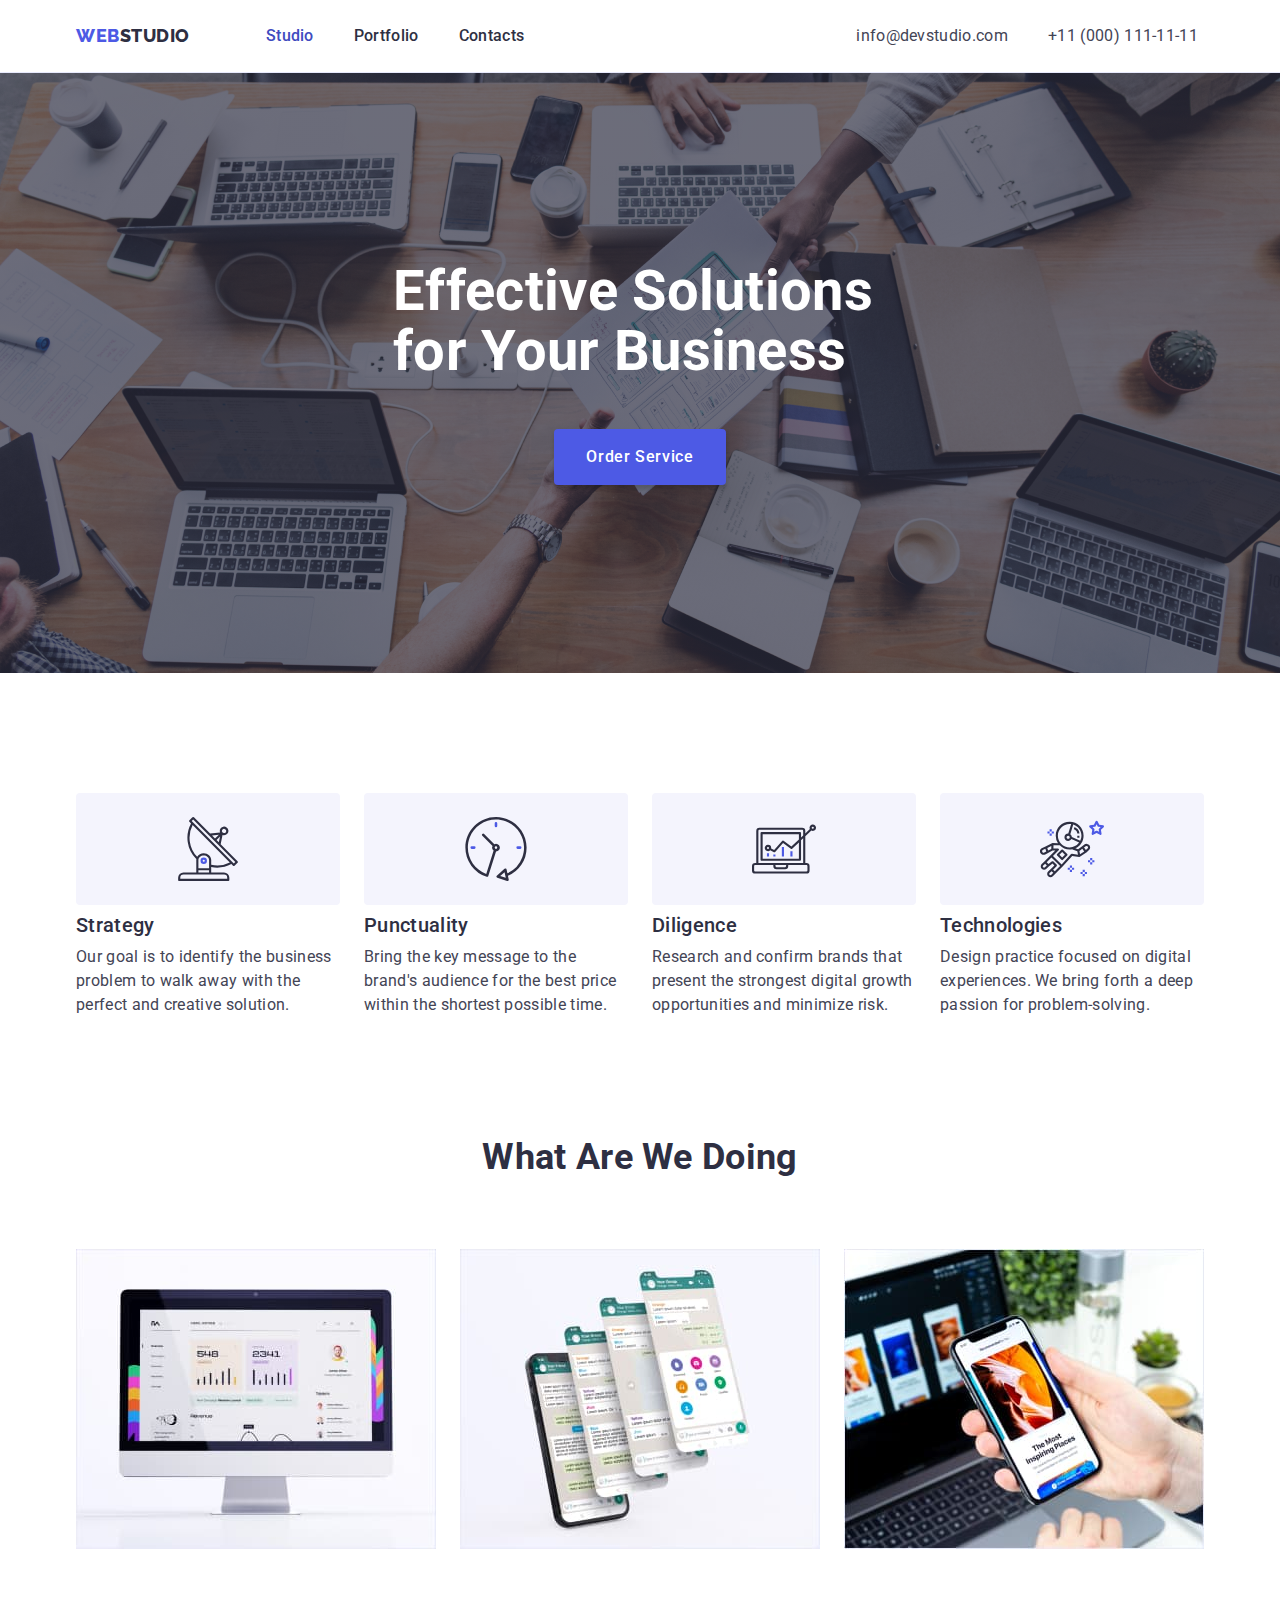
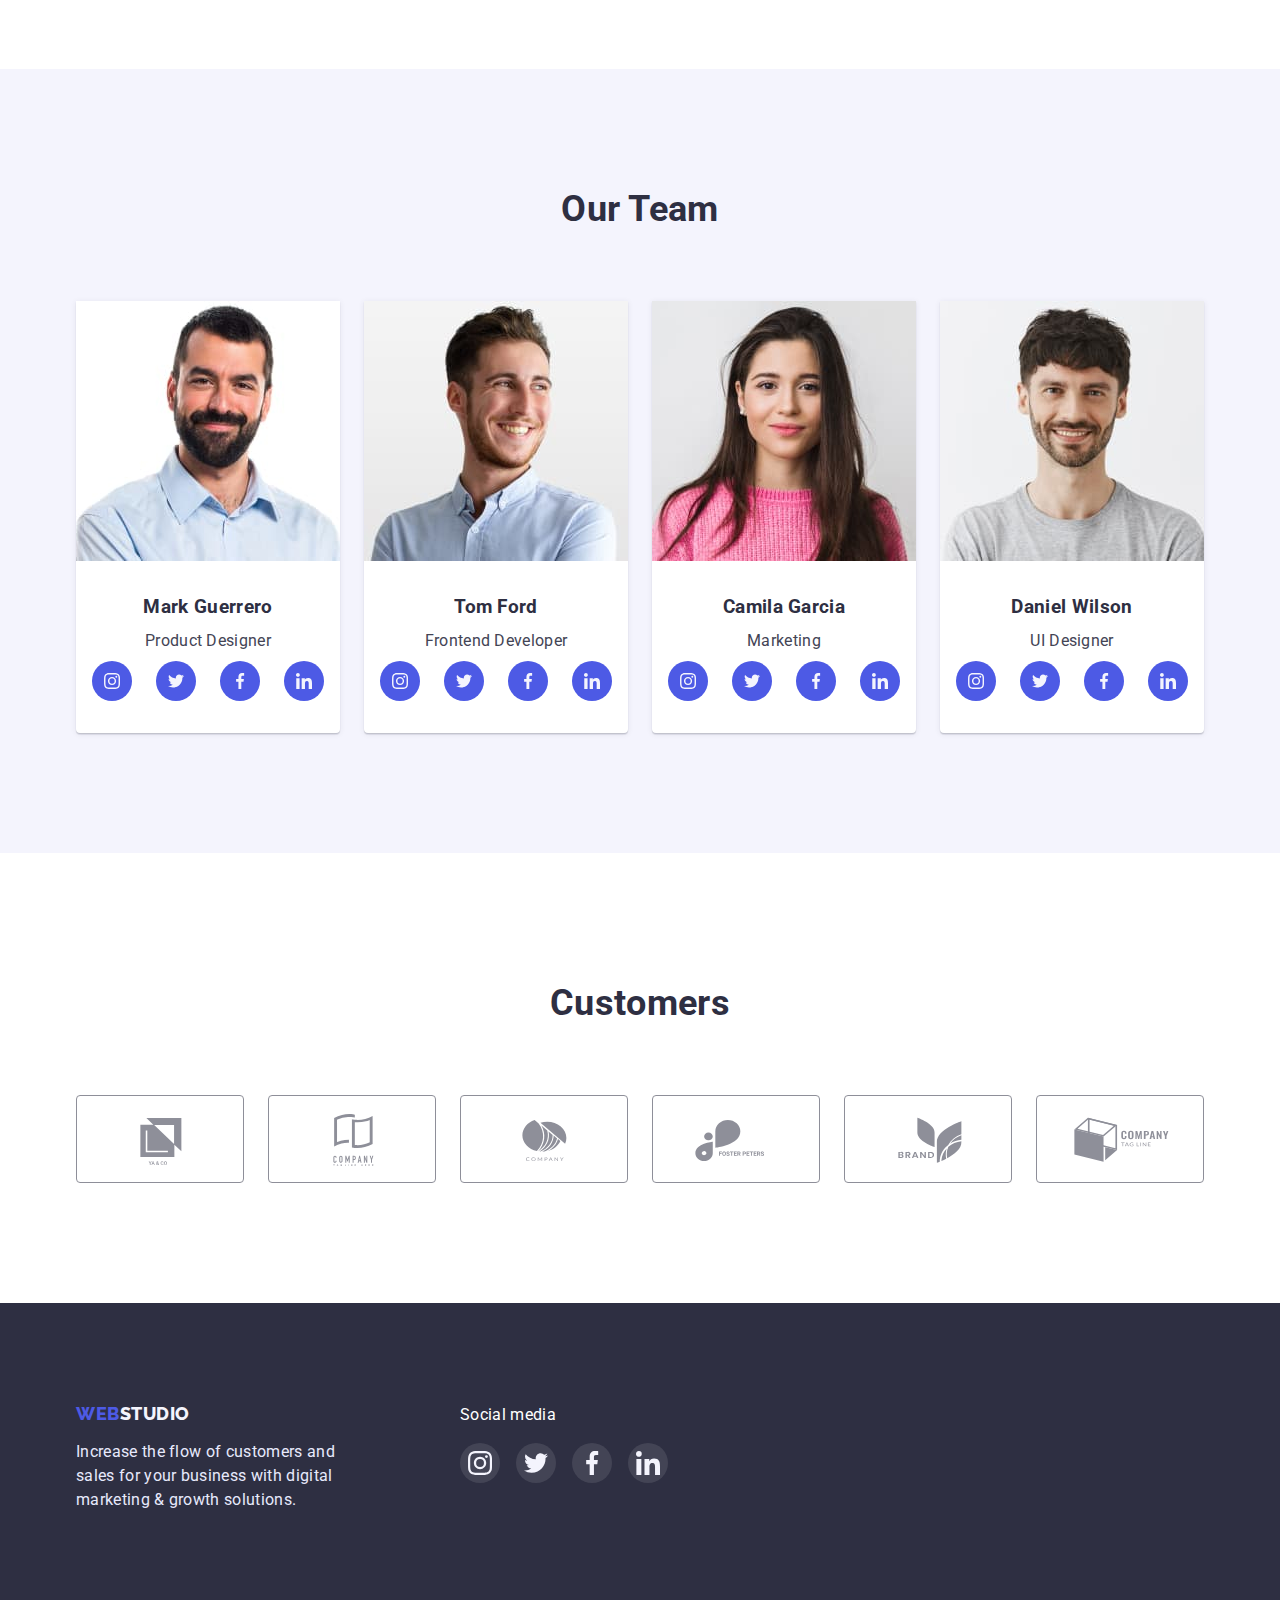
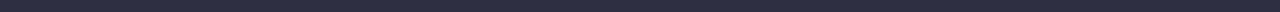
<file: index.html>
<!DOCTYPE html>
<html lang="en">
  <head>
    <meta charset="UTF-8" />
    <meta http-equiv="X-UA-Compatible" content="IE=edge" />
    <meta name="viewport" content="width=device-width, initial-scale=1.0" />
    <title>Web Studio</title>
    <!-- Fonst -->
    <link rel="preconnect" href="https://fonts.googleapis.com" />
    <link rel="preconnect" href="https://fonts.gstatic.com" crossorigin />
    <link
      href="https://fonts.googleapis.com/css2?family=Raleway:wght@800&family=Roboto:wght@400;500;700;900&display=swap"
      rel="stylesheet"
    />
    <link
      rel="stylesheet"
      href="https://cdn.jsdelivr.net/npm/modern-normalize@1.1.0/modern-normalize.min.css"
    />
    <!-- Custom styles -->
    <link rel="stylesheet" href="./css/styles.css" />
  </head>
  <body>
    <!-- Header section -->
    <header class="header section">
      <div class="header-container conteiner">
        <nav class="header-nav">
          <a class="header-logo link" href="./index.html">
            <span class="header-logo-span">Web</span>Studio
          </a>
          <ul class="header-list list">
            <li class="header-item">
              <a class="header-link link current" href="./index.html">Studio</a>
            </li>
            <li class="header-item">
              <a class="header-link link" href="./portfolio.html">Portfolio</a>
            </li>
            <li class="header-item">
              <a class="header-link link" href="#Contacts">Contacts</a>
            </li>
          </ul>
        </nav>
        <address class="header-address">
          <ul class="address-list list">
            <li class="address-item">
              <a class="header-mail link" href="mailto:info@devstudio.com"
                >info@devstudio.com</a
              >
            </li>
            <li class="address-item">
              <a class="header-contact link" href="tel:+110001111111"
                >+11 (000) 111-11-11</a
              >
            </li>
          </ul>
        </address>
      </div>
    </header>
    <main>
      <!-- Hero section -->
      <section class="hero section">
        <div class="hero-conteiner conteiner">
          <h1 class="hero-title">Effective Solutions for Your Business</h1>
          <button class="hero-button" type="button">Order Service</button>
        </div>
      </section>
      <!-- Our Features -->
      <section class="features section">
        <div class="conteiner">
          <h2 class="visually-hidden" hidden>Our Features</h2>
          <ul class="features-list list">
            <li class="features-item">
              <div class="features-box-icon">
                <svg class="features-icon" width="64" height="64">
                  <use href="./img/icons.svg#antenna"></use>
                </svg>
              </div>
              <h3 class="features-title">Strategy</h3>
              <p class="features-desc">
                Our goal is to identify the business problem to walk away with
                the perfect and creative solution.
              </p>
            </li>
            <li class="features-item">
              <div class="features-box-icon">
                <svg class="features-icon" width="64" height="64">
                  <use href="./img/icons.svg#clock"></use>
                </svg>
              </div>
              <h3 class="features-title">Punctuality</h3>
              <p class="features-desc">
                Bring the key message to the brand's audience for the best price
                within the shortest possible time.
              </p>
            </li>
            <li class="features-item">
              <div class="features-box-icon">
                <svg class="features-icon" width="64" height="64">
                  <use href="./img/icons.svg#diagram"></use>
                </svg>
              </div>
              <h3 class="features-title">Diligence</h3>
              <p class="features-desc">
                Research and confirm brands that present the strongest digital
                growth opportunities and minimize risk.
              </p>
            </li>
            <li class="features-item">
              <div class="features-box-icon">
                <svg class="features-icon" width="64" height="64">
                  <use href="./img/icons.svg#astronaut"></use>
                </svg>
              </div>
              <h3 class="features-title">Technologies</h3>
              <p class="features-desc">
                Design practice focused on digital experiences. We bring forth a
                deep passion for problem-solving.
              </p>
            </li>
          </ul>
        </div>
      </section>
      <!-- What are we doing section -->
      <section class="do section">
        <div class="conteiner">
          <h2 class="do-title">What Are We Doing</h2>
          <ul class="do-list list">
            <li class="do-item">
              <img
                class="do-img"
                src="./img/what-are-we-doing/monitor.jpg"
                alt="Computer"
                width="360"
                height="300"
              />
            </li>
            <li class="do-item">
              <img
                class="do-img"
                src="./img/what-are-we-doing/smartphone-app.jpg"
                alt="Smartphone"
                width="360"
                height="300"
              />
            </li>
            <li class="do-item">
              <img
                class="do-img"
                src="./img/what-are-we-doing/smartphone-background-computer.jpg"
                alt="Phone on the background of the monitor"
                width="360"
                height="300"
              />
            </li>
          </ul>
        </div>
      </section>
      <!-- Our team section -->
      <section class="team section">
        <div class="conteiner">
          <h2 class="team-title">Our Team</h2>
          <ul class="team-list list">
            <li class="team-item">
              <img
                class="team-img"
                src="./img/our-team/mark-guerrero.jpg"
                alt="Dark haired bearded man"
                width="264"
                height="260"
              />
              <div class="team-wrapper">
                <h3 class="team-member">Mark Guerrero</h3>
                <p class="team-desc">Product Designer</p>
                <ul class="socials list">
                  <li class="socials-item">
                    <a
                      class="socials-link link"
                      href="https://instagram.com"
                      rel="noopener noreferree"
                      aria-label="Instagram link"
                      ><svg class="socials-icon" width="16" height="16">
                        <use href="./img/icons.svg#instagram"></use></svg
                    ></a>
                  </li>
                  <li class="socials-item">
                    <a class="socials-link" href aria-label="Twitter link"
                      ><svg class="socials-icon" width="16" height="16">
                        <use href="./img/icons.svg#twitter"></use></svg
                    ></a>
                  </li>
                  <li class="socials-item">
                    <a class="socials-link" href aria-label="Facebook link"
                      ><svg class="socials-icon" width="16" height="16">
                        <use href="./img/icons.svg#facebook"></use></svg
                    ></a>
                  </li>
                  <li class="socials-item">
                    <a class="socials-link" href aria-label="Linkedin link"
                      ><svg class="socials-icon" width="16" height="16">
                        <use href="./img/icons.svg#linkedin"></use></svg
                    ></a>
                  </li>
                </ul>
              </div>
            </li>
            <li class="team-item">
              <img
                class="team-img"
                src="./img/our-team/tom-ford.jpg"
                alt="Smiling blonde guy"
                width="264"
                height="260"
              />
              <div class="team-wrapper">
                <h3 class="team-member">Tom Ford</h3>
                <p class="team-desc">Frontend Developer</p>
                <ul class="socials list">
                  <li class="socials-item">
                    <a
                      class="socials-link link"
                      href="https://instagram.com"
                      rel="noopener noreferree"
                      aria-label="Instagram link"
                      ><svg class="socials-icon" width="16" height="16">
                        <use href="./img/icons.svg#instagram"></use></svg
                    ></a>
                  </li>
                  <li class="socials-item">
                    <a class="socials-link" href aria-label="Twitter link"
                      ><svg class="socials-icon" width="16" height="16">
                        <use href="./img/icons.svg#twitter"></use></svg
                    ></a>
                  </li>
                  <li class="socials-item">
                    <a class="socials-link" href aria-label="Facebook link"
                      ><svg class="socials-icon" width="16" height="16">
                        <use href="./img/icons.svg#facebook"></use></svg
                    ></a>
                  </li>
                  <li class="socials-item">
                    <a class="socials-link" href aria-label="Linkedin link"
                      ><svg class="socials-icon" width="16" height="16">
                        <use href="./img/icons.svg#linkedin"></use></svg
                    ></a>
                  </li>
                </ul>
              </div>
            </li>
            <li class="team-item">
              <img
                class="team-img"
                src="./img/our-team/camila-garcia.jpg"
                alt="Girl with dark hair in a pink blouse"
                width="264"
                height="260"
              />
              <div class="team-wrapper">
                <h3 class="team-member">Camila Garcia</h3>
                <p class="team-desc">Marketing</p>
                <ul class="socials list">
                  <li class="socials-item">
                    <a
                      class="socials-link link"
                      href="https://instagram.com"
                      rel="noopener noreferree"
                      aria-label="Instagram link"
                      ><svg class="socials-icon" width="16" height="16">
                        <use href="./img/icons.svg#instagram"></use></svg
                    ></a>
                  </li>
                  <li class="socials-item">
                    <a class="socials-link" href aria-label="Twitter link"
                      ><svg class="socials-icon" width="16" height="16">
                        <use href="./img/icons.svg#twitter"></use></svg
                    ></a>
                  </li>
                  <li class="socials-item">
                    <a class="socials-link" href aria-label="Facebook link"
                      ><svg class="socials-icon" width="16" height="16">
                        <use href="./img/icons.svg#facebook"></use></svg
                    ></a>
                  </li>
                  <li class="socials-item">
                    <a class="socials-link" href aria-label="Linkedin link"
                      ><svg class="socials-icon" width="16" height="16">
                        <use href="./img/icons.svg#linkedin"></use></svg
                    ></a>
                  </li>
                </ul>
              </div>
            </li>
            <li class="team-item">
              <img
                class="team-img"
                src="./img/our-team/daniel-wilson.jpg"
                alt="Smiling guy with dark hair"
                width="264"
                height="260"
              />
              <div class="team-wrapper">
                <h3 class="team-member">Daniel Wilson</h3>
                <p class="team-desc">UI Designer</p>
                <ul class="socials list">
                  <li class="socials-item">
                    <a
                      class="socials-link link"
                      href="https://instagram.com"
                      rel="noopener noreferree"
                      aria-label="Instagram link"
                      ><svg class="socials-icon" width="16" height="16">
                        <use href="./img/icons.svg#instagram"></use></svg
                    ></a>
                  </li>
                  <li class="socials-item">
                    <a class="socials-link" href aria-label="Twitter link"
                      ><svg class="socials-icon" width="16" height="16">
                        <use href="./img/icons.svg#twitter"></use></svg
                    ></a>
                  </li>
                  <li class="socials-item">
                    <a class="socials-link" href aria-label="Facebook link"
                      ><svg class="socials-icon" width="16" height="16">
                        <use href="./img/icons.svg#facebook"></use></svg
                    ></a>
                  </li>
                  <li class="socials-item">
                    <a class="socials-link" href aria-label="Linkedin link"
                      ><svg class="socials-icon" width="16" height="16">
                        <use href="./img/icons.svg#linkedin"></use></svg
                    ></a>
                  </li>
                </ul>
              </div>
            </li>
          </ul>
        </div>
      </section>
      <!-- Customers -->
      <section class="customers section">
        <div class="conteiner">
          <h2 class="customers-title">Customers</h2>
          <ul class="customers-list list">
            <li class="customers-item">
              <a class="customers-link link" href="">
                <svg class="customers-logo" width="104" height="56">
                  <use href="./img/icons.svg#logo1"></use>
                </svg>
              </a>
            </li>
            <li class="customers-item">
              <a class="customers-link link" href=""
                ><svg class="customers-logo" width="104" height="56">
                  <use href="./img/icons.svg#logo2"></use></svg
              ></a>
            </li>
            <li class="customers-item">
              <a class="customers-link link" href=""
                ><svg class="customers-logo" width="104" height="56">
                  <use href="./img/icons.svg#logo3"></use></svg
              ></a>
            </li>
            <li class="customers-item">
              <a class="customers-link link" href=""
                ><svg class="customers-logo" width="104" height="56">
                  <use href="./img/icons.svg#logo4"></use></svg
              ></a>
            </li>
            <li class="customers-item">
              <a class="customers-link link" href=""
                ><svg class="customers-logo" width="104" height="56">
                  <use href="./img/icons.svg#logo5"></use></svg
              ></a>
            </li>
            <li class="customers-item">
              <a class="customers-link link" href=""
                ><svg class="customers-logo" width="104" height="56">
                  <use href="./img/icons.svg#logo6"></use></svg
              ></a>
            </li>
          </ul>
        </div>
      </section>
    </main>
    <!-- Footer section -->
    <footer class="footer">
      <div class="footer-conteiner conteiner">
        <div class="footer-left-side">
          <a class="footer-logo link" href="./index.html">
            <span class="footer-logo-span">Web</span>Studio
          </a>
          <p class="footer-desc">
            Increase the flow of customers and sales for your business with
            digital marketing & growth solutions.
          </p>
        </div>
        <div class="footer-center-side">
          <p class="footer-social-desc">Social media</p>
          <ul class="footer-socials list">
            <li class="footer-socials-item">
              <a
                class="footer-socials-link link"
                href="https://instagram.com"
                rel="noopener noreferree"
                aria-label="Instagram link"
                ><svg class="footer-socials-icon" width="24" height="24">
                  <use href="./img/icons.svg#instagram"></use></svg
              ></a>
            </li>
            <li class="footer-socials-item">
              <a class="footer-socials-link" href aria-label="Twitter link"
                ><svg class="footer-socials-icon" width="24" height="24">
                  <use href="./img/icons.svg#twitter"></use></svg
              ></a>
            </li>
            <li class="footer-socials-item">
              <a class="footer-socials-link" href aria-label="Facebook link"
                ><svg class="footer-socials-icon" width="24" height="24">
                  <use href="./img/icons.svg#facebook"></use></svg
              ></a>
            </li>
            <li class="footer-socials-item">
              <a class="footer-socials-link" href aria-label="Linkedin link"
                ><svg class="footer-socials-icon" width="24" height="24">
                  <use href="./img/icons.svg#linkedin"></use></svg
              ></a>
            </li>
          </ul>
        </div>
      </div>
    </footer>
  </body>
</html>
</file>
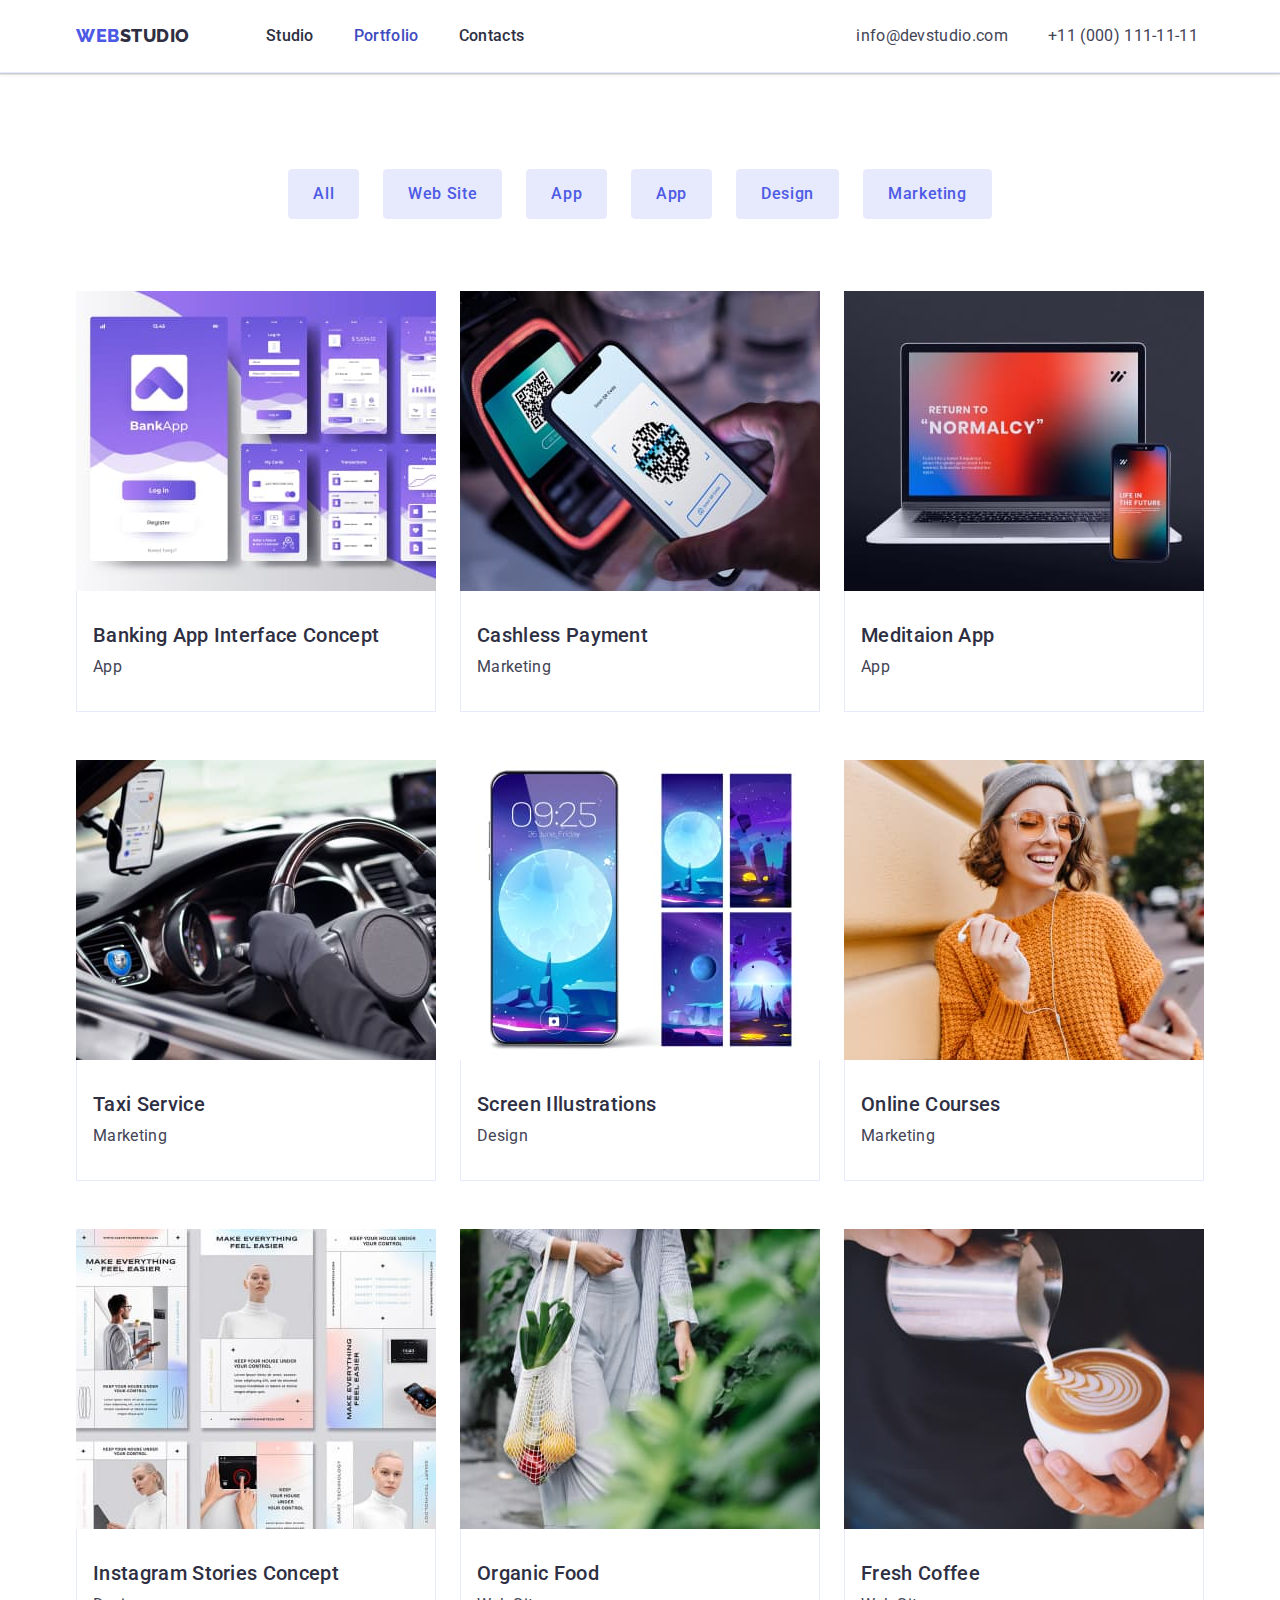
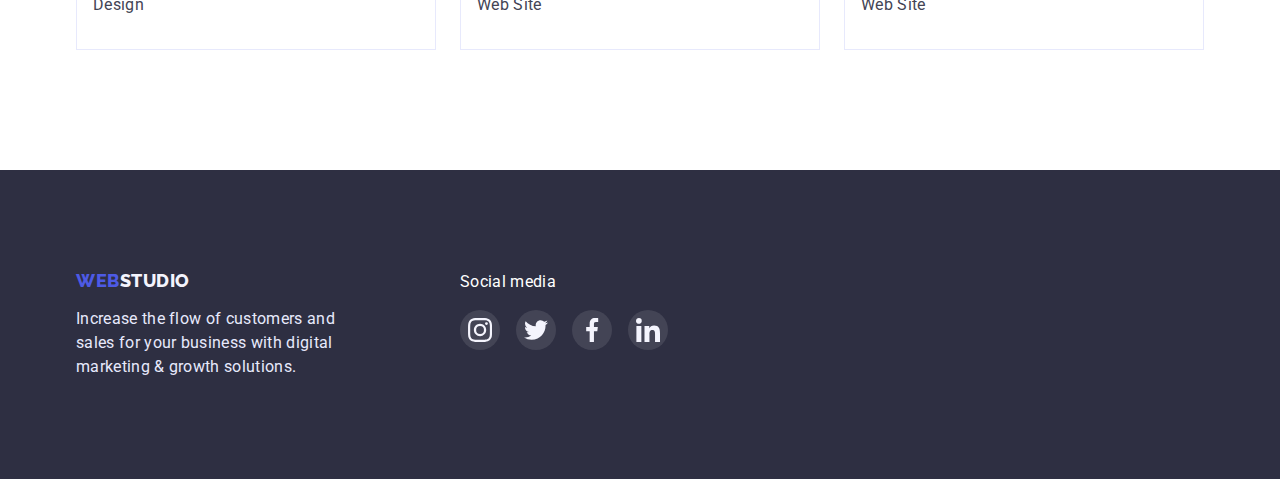
<file: portfolio.html>
<!DOCTYPE html>
<html lang="en">
  <head>
    <meta charset="UTF-8" />
    <meta http-equiv="X-UA-Compatible" content="IE=edge" />
    <meta name="viewport" content="width=device-width, initial-scale=1.0" />
    <title>Portfolio</title>
    <!-- Fonst -->
    <link rel="preconnect" href="https://fonts.googleapis.com" />
    <link rel="preconnect" href="https://fonts.gstatic.com" crossorigin />
    <link
      href="https://fonts.googleapis.com/css2?family=Raleway:wght@800&family=Roboto:wght@400;500;700;900&display=swap"
      rel="stylesheet"
    />
    <link
      rel="stylesheet"
      href="https://cdn.jsdelivr.net/npm/modern-normalize@1.1.0/modern-normalize.min.css"
    />
    <!-- Custom styles -->
    <link rel="stylesheet" href="./css/styles.css" />
  </head>
  <body>
    <!-- Header section -->
    <header class="header">
      <div class="header-container conteiner">
        <nav class="header-nav">
          <a class="header-logo link" href="./index.html">
            <span class="header-logo-span">Web</span>Studio
          </a>
          <ul class="header-list list">
            <li class="header-item">
              <a class="header-link link" href="./index.html">Studio</a>
            </li>
            <li class="header-item">
              <a class="header-link link current" href="./portfolio.html"
                >Portfolio</a
              >
            </li>
            <li class="header-item">
              <a class="header-link link" href="#Contacts">Contacts</a>
            </li>
          </ul>
        </nav>
        <address class="header-address">
          <ul class="address-list list">
            <li class="address-item">
              <a class="header-mail link" href="mailto:info@devstudio.com"
                >info@devstudio.com</a
              >
            </li>
            <li class="address-item">
              <a class="header-contact link" href="tel:+110001111111"
                >+11 (000) 111-11-11</a
              >
            </li>
          </ul>
        </address>
      </div>
    </header>
    <main>
      <!-- Filters section -->
      <section class="filters section">
        <div class="conteiner">
          <h1 class="visually-hidden" hidden>Filters</h1>
          <ul class="filters-list list">
            <li class="filters-item">
              <button class="filters-button" type="button">All</button>
            </li>
            <li class="filters-item">
              <button class="filters-button" type="button">Web Site</button>
            </li>
            <li class="filters-item">
              <button class="filters-button" type="button">App</button>
            </li>
            <li class="filters-item">
              <button class="filters-button" type="button">App</button>
            </li>
            <li class="filters-item">
              <button class="filters-button" type="button">Design</button>
            </li>
            <li class="filters-item">
              <button class="filters-button" type="button">Marketing</button>
            </li>
          </ul>
          <ul class="project-list list">
            <li class="project-item link">
              <a href="" class="project-link link">
                <img
                  class="project-img"
                  src="./img/project-row-1/bank-app.jpg"
                  alt="Banking App"
                  width="360"
                  height="300"
                />
                <div class="project-thumb">
                  <h2 class="project-title">Banking App Interface Concept</h2>
                  <p class="project-desc">App</p>
                </div>
              </a>
            </li>
            <li class="project-item link">
              <a href="" class="project-link link">
                <img
                  class="project-img"
                  src="./img/project-row-1/qr-code.jpg"
                  alt="QR code and
            smartphone"
                  width="360"
                  height="300"
                />
                <div class="project-thumb">
                  <h2 class="project-title">Cashless Payment</h2>
                  <p class="project-desc">Marketing</p>
                </div>
              </a>
            </li>
            <li class="project-item link">
              <a href="" class="project-link link">
                <img
                  class="project-img"
                  src="./img/project-row-1/computer-and-smartphone.jpg"
                  alt="Computer and
            smartphone"
                  width="360"
                  height="300"
                />
                <div class="project-thumb">
                  <h2 class="project-title">Meditaion App</h2>
                  <p class="project-desc">App</p>
                </div>
              </a>
            </li>
            <li class="project-item link">
              <a href="" class="project-link link">
                <img
                  class="project-img"
                  src="./img/project-row-2/app-for-drivers.jpg"
                  alt="App for drivers"
                  width="360"
                  height="300"
                />
                <div class="project-thumb">
                  <h2 class="project-title">Taxi Service</h2>
                  <p class="project-desc">Marketing</p>
                </div>
              </a>
            </li>
            <li class="project-item link">
              <a href="" class="project-link link">
                <img
                  class="project-img"
                  src="./img/project-row-2/phone-wallpaper.jpg"
                  alt="Phone wallpaper"
                  width="360"
                  height="300"
                />
                <div class="project-thumb">
                  <h2 class="project-title">Screen Illustrations</h2>
                  <p class="project-desc">Design</p>
                </div>
              </a>
            </li>
            <li class="project-item ;link">
              <a href="" class="project-link link">
                <img
                  class="project-img"
                  src="./img/project-row-2/girl-in-headphones.jpg"
                  alt="Girl listening to
            music"
                  width="360"
                  height="300"
                />
                <div class="project-thumb">
                  <h2 class="project-title">Online Courses</h2>
                  <p class="project-desc">Marketing</p>
                </div>
              </a>
            </li>
            <li class="project-item link">
              <a href="" class="project-link link">
                <img
                  class="project-img"
                  src="./img/project-row-3/instagram-foto.jpg"
                  alt="Instagram foto"
                  width="360"
                  height="300"
                />
                <div class="project-thumb">
                  <h2 class="project-title">Instagram Stories Concept</h2>
                  <p class="project-desc">Design</p>
                </div>
              </a>
            </li>
            <li class="project-item link">
              <a href="" class="project-link link">
                <img
                  class="project-img"
                  src="./img/project-row-3/products.jpg"
                  alt="Products in a bag"
                  width="360"
                  height="300"
                />
                <div class="project-thumb">
                  <h2 class="project-title">Organic Food</h2>
                  <p class="project-desc">Web Site</p>
                </div>
              </a>
            </li>
            <li class="project-item link">
              <a href="" class="project-link link">
                <img
                  class="project-img"
                  src="./img/project-row-3/coffee.jpg"
                  alt="Coffee"
                  width="360"
                  height="300"
                />
                <div class="project-thumb">
                  <h2 class="project-title">Fresh Coffee</h2>
                  <p class="project-desc">Web Site</p>
                </div>
              </a>
            </li>
          </ul>
        </div>
      </section>
    </main>
    <!-- Footer section -->
    <footer class="footer">
      <div class="footer-conteiner conteiner">
        <div class="footer-left-side">
          <a class="footer-logo link" href="./index.html">
            <span class="footer-logo-span">Web</span>Studio
          </a>
          <p class="footer-desc">
            Increase the flow of customers and sales for your business with
            digital marketing & growth solutions.
          </p>
        </div>
        <div class="footer-center-side">
          <p class="footer-social-desc">Social media</p>
          <ul class="footer-socials list">
            <li class="footer-socials-item">
              <a
                class="footer-socials-link link"
                href="https://instagram.com"
                rel="noopener noreferree"
                aria-label="Instagram link"
                ><svg class="footer-socials-icon" width="24" height="24">
                  <use href="./img/icons.svg#instagram"></use></svg
              ></a>
            </li>
            <li class="footer-socials-item">
              <a class="footer-socials-link" href aria-label="Twitter link"
                ><svg class="footer-socials-icon" width="24" height="24">
                  <use href="./img/icons.svg#twitter"></use></svg
              ></a>
            </li>
            <li class="footer-socials-item">
              <a class="footer-socials-link" href aria-label="Facebook link"
                ><svg class="footer-socials-icon" width="24" height="24">
                  <use href="./img/icons.svg#facebook"></use></svg
              ></a>
            </li>
            <li class="footer-socials-item">
              <a class="footer-socials-link" href aria-label="Linkedin link"
                ><svg class="footer-socials-icon" width="24" height="24">
                  <use href="./img/icons.svg#linkedin"></use></svg
              ></a>
            </li>
          </ul>
        </div>
      </div>
    </footer>
  </body>
</html>
</file>
<file: css/styles.css>
:root {
    --color-iris: #4d5ae5;
    --color-ocean: #404bbf;
    --color-navy-blue: #2e2f42;
    --color-green: #31d0aa;
    --color-slate: #434455;
    --color-light-slate: #8e8f99;
    --color-cornflower: #e7e9fc;
    --color-cloud: #f4f4fd;
    --color-navy-blue-modal: #2e2f42;
    --color-grey: #2e2f42;
    --color-white: #ffffff;
}

body {
    font-family: "Roboto", sans-serif;
    font-size: 16px;
    line-height: calc(24 / 16);
    letter-spacing: 0.02em;
    color: var(--color-slate);
}

visually-hidden {
    position: absolute;
    width: 1px;
    height: 1px;
    margin: -1px;
    border: 0;
    padding: 0;

    white-space: nowrap;
    clip-path: inset(100%);
    clip: rect(0 0 0 0);
    overflow: hidden;
}

* {
    margin: 0px;
    padding: 0px;
}

img {
    display: block;
    max-width: 100%;
    height: auto;
}

.list {
    list-style: none;
}

.link {
    text-decoration: none;
}

.conteiner {
    width: 1158px;
    margin: 0px auto;
    padding: 0px 15px;
}

.section {}
/* Header section */

.header {
    padding-top: 24px;
    padding-bottom: 24px;

    background-color: var(--color-white);
    border-bottom: 1px solid #E7E9FC;
    box-shadow: 0px 2px 1px rgba(46, 47, 66, 0.08), 0px 1px 1px rgba(46, 47, 66, 0.16), 0px 1px 6px rgba(46, 47, 66, 0.08);
}

.header-container {
    display: flex;

}

.header-nav {
    display: flex;

    margin-right: 332px;
}

.header-list {
    display: flex;
    gap: 40px;
    
}

.header-item {}

.header-logo {
    margin-right: 76px;

    font-family: "Raleway";
    font-weight: 800;
    font-size: 18px;
    line-height: calc(24 / 18);
    letter-spacing: 0.03em;
    
    text-transform: uppercase;
    color: var(--color-navy-blue);
}

.header-logo-span {
    text-transform: uppercase;
    color: var(--color-iris);
}

.header-link {  
    font-weight: 500;
    color: var(--color-navy-blue);
}

.header-link:hover,
.header-link:focus {
    color: var(--color-ocean);
}

.current {
    color: var(--color-ocean);
}

.header-address{
    
    font-style: normal;
}

.address-list{
    display: flex;
    gap: 40px;
}

.address-item {}

.header-mail,
.header-contact {
    
    color: var(--color-slate);
}

.header-contact:hover,
.header-contact:focus,
.header-mail:hover,
.header-mail:focus {
    color: var(--color-ocean);
}

/* Hero section */
.hero {
    max-width: 1440px;
    margin: 0px auto;

    padding: 188px 0px;

    background-color: var(--color-navy-blue);
    background-image: linear-gradient(rgba(46, 47, 66, 0.7), rgba(46, 47, 66, 0.7)), url(../img/hero/people-office.jpg);
    background-repeat: no-repeat;
    background-position: center;
}

.hero-conteiner {
}

.hero-title {
    margin: 0px auto;
    margin-bottom: 48px;

    width: 494px;

    font-weight: 700;
    font-size: 56px;
    line-height: calc(60 / 56);
    
    color: var(--color-white);
    
}

.hero-button {
    padding: 16px 32px;

    display: block;
    margin: 0px auto;

    font-family: inherit;
    font-weight: 500;
    font-size: 16px;
    line-height: calc(24 / 16);
    letter-spacing: 0.04em;
    
    color: var(--color-white);
    background-color: var(--color-iris);
    cursor: pointer;
    border: none;
    border-radius: 4px;
    box-shadow: 0px 4px 4px rgba(0, 0, 0, 0.15);
}

.hero-button:hover,
.hero-button:focus {
color: var(--color-white);
background-color: var(--color-ocean);
}

/* Our Feutures */
.features {
    padding-top: 120px;
    padding-bottom: 120px;
}

.features-list {
    display: flex;
    justify-content: center;
    gap: 24px;

}

.features-item {}

.features-box-icon:hover {
    box-shadow: 0px 4px 4px rgba(0, 0, 0, 0.25);
}

.features-box-icon{
    display: flex;
    align-items: center;
    justify-content: center;
    width: 264px;
    height: 112px;

    margin-bottom: 8px;

    background-color: var(--color-cloud);
    border-radius: 4px;
}

.features-icon{}

.features-title {
    margin-bottom: 8px;

    font-weight: 500;
    font-size: 20px;
    line-height: calc(24 / 20);
    
    color: var(--color-navy-blue);
}

.features-desc {}

/* What are we doing */
.do {
    margin: 0px;
    padding-bottom: 120px;
}

.section {}

.do-title {
    margin-bottom: 72px;

    font-weight: 700;
    font-size: 36px;
    line-height: calc(40 / 36);

    color: var(--color-navy-blue);

    text-align: center;
}

.do-list {
    display: flex;
    gap: 24px;
}

.do-item {}

.do-img {}

/*  Our team section */
.team {
    padding: 120px 0px;
    background-color: var(--color-cloud);
}

.section {}

.team-title {
    margin-bottom: 72px;

    font-weight: 700;
    font-size: 36px;
    line-height: calc(40 / 36);

    color: var(--color-navy-blue);

    text-align: center;
}

.team-list {
    display: flex;
    gap: 24px;
}

.team-item {
    box-shadow: 0px 1px 6px rgba(46, 47, 66, 0.08), 0px 1px 1px rgba(46, 47, 66, 0.16), 0px 2px 1px rgba(46, 47, 66, 0.08);
    border-radius: 0px 0px 4px 4px;
    background-color: var(--color-white);
}

.team-img {}

.team-wrapper {
    display: flex;
    flex-direction: column;

    padding: 32px 16px;

}

.team-member {
    margin-bottom: 8px;

    color: var(--color-navy-blue);

    text-align: center;
}

.team-desc {
    margin-bottom: 8px;

    color: var(--color-slate);

    text-align: center;
}

.socials {
    display: flex;
    align-items: center;
    justify-content: center;
    gap: 24px;
}

.socials-item {}

.socials-link {
    display: flex;
    align-items: center;
    justify-content: center;

    width: 40px;
    height: 40px;
    background-color: var(--color-iris);
    border-radius: 50%;
    color: var(--color-cloud);
}

.socials-link:hover,
.socials-link:focus {
background-color: var(--color-ocean);
}

.socials-icon {
    fill: currentColor;
}

/* Customers */
.customers {
    padding-top: 130px;
    padding-bottom: 120px;
}

.customers-title {
    font-weight: 700;
    font-size: 36px;
    line-height: calc(40 / 36);

    margin-bottom: 72px;

    color: var(--color-navy-blue);

    text-align: center;
}

.customers-list {
    display: flex;
    align-items: center;
    justify-content: center;
    gap: 24px;
}

.customers-item {}

.customers-link {
    display: flex;
    justify-content: center;
    align-items: center;
    color: #8E8F99;
    width: 168px;
    height: 88px;
    border: 1px solid #8E8F99;
    border-radius: 4px;
}

.customers-link:hover,
.customers-link:focus {
    color: var(--color-ocean);
    border: 1px solid #404bbf;
    border-radius: 4px;
}

.customers-logo {
    fill: currentColor;
}

/* Footer section */
.footer {
    padding: 100px 0px;

    min-width: 310px;
    background-color: var(--color-navy-blue);
}

.footer-conteiner {
    display: flex;
    gap: 120px;
}

.footer-left-side {}

.footer-logo {
    display: block;
    margin-bottom: 16px;

    font-family: "Raleway";
    font-weight: 800;
    font-size: 18px;
    line-height: calc(21 /18);    
    letter-spacing: 0.03em;

    text-transform: uppercase;
    color: var(--color-cloud);
}

.footer-logo-span {
    font-family: "Raleway";
    font-weight: 800;
    font-size: 18px;
    line-height: calc(21 /18);
    letter-spacing: 0.03em;

    text-transform: uppercase;
    color: var(--color-iris);
}

.footer-desc {
    width: 264px;
    color: var(--color-cornflower);
}

.footer-center-side {}

.footer-social-desc {
    margin-bottom: 16px;

    color: var(--color-white);
}

.footer-socials {
    display: flex;
    align-items: center;
    justify-content: center;
    gap: 16px;
}

.footer-socials-item {}

.footer-socials-link {
    display: flex;
    align-items: center;
    justify-content: center;

    width: 40px;
    height: 40px;

    background-color: rgba(255, 255, 255, 0.1);
    border-radius: 50%;
    color: var(--color-cloud);
}

.footer-socials-link:hover,
.footer-socials-link:focus {
    background-color: var(--color-green);
}

.footer-socials-icon {
    fill: currentColor;
}
/* Portfolio */

/* Filters Section */

.filters {
    padding-top: 96px;
    padding-bottom: 120px;
}

.filters-list {
    display: flex;
    gap: 24px;
    justify-content: center;

    margin-bottom: 72px;
}

.filters-item {
}

.filters-button {
    padding: 12px 24px;


    font-size: inherit;
    font-weight: 500;
    font-size: 16px;
    line-height: calc(24 / 16);
    letter-spacing: 0.04em;
    
    color: var(--color-iris);
    background-color: var(--color-cornflower);
    cursor: pointer;
    border: 1px solid #E7E9FC;
    border-radius: 4px;
}

.filters-button:hover,
.filters-button:focus{
color: var(--color-white);
background-color: var(--color-ocean);
box-shadow: 0px 3px 1px rgba(0, 0, 0, 0.1), 0px 2px 1px rgba(0, 0, 0, 0.08), 0px 2px 2px rgba(0, 0, 0, 0.12);
}

.project-list {
    display: flex;
    flex-wrap: wrap;
    row-gap: 48px;
    column-gap: 24px;
}

.project-item {}

.project-link {
    display: block;
}

.project-img {}

.project-thumb {
    padding: 32px 16px;

    border: 1px solid #E7E9FC;
    border-top: none;
}

.project-link:hover,
.project-link:focus {
    box-shadow: 0px 1px 6px rgba(46, 47, 66, 0.08), 0px 1px 1px rgba(46, 47, 66, 0.16), 0px 2px 1px rgba(46, 47, 66, 0.08);
}

.project-title { 
    margin-bottom: 8px;

    font-weight: 500;
    font-size: 20px;
    line-height: calc(24 / 20);
    
    color: var(--color-navy-blue);
}

.project-desc {
    color: var(--color-slate);
}
</file>
